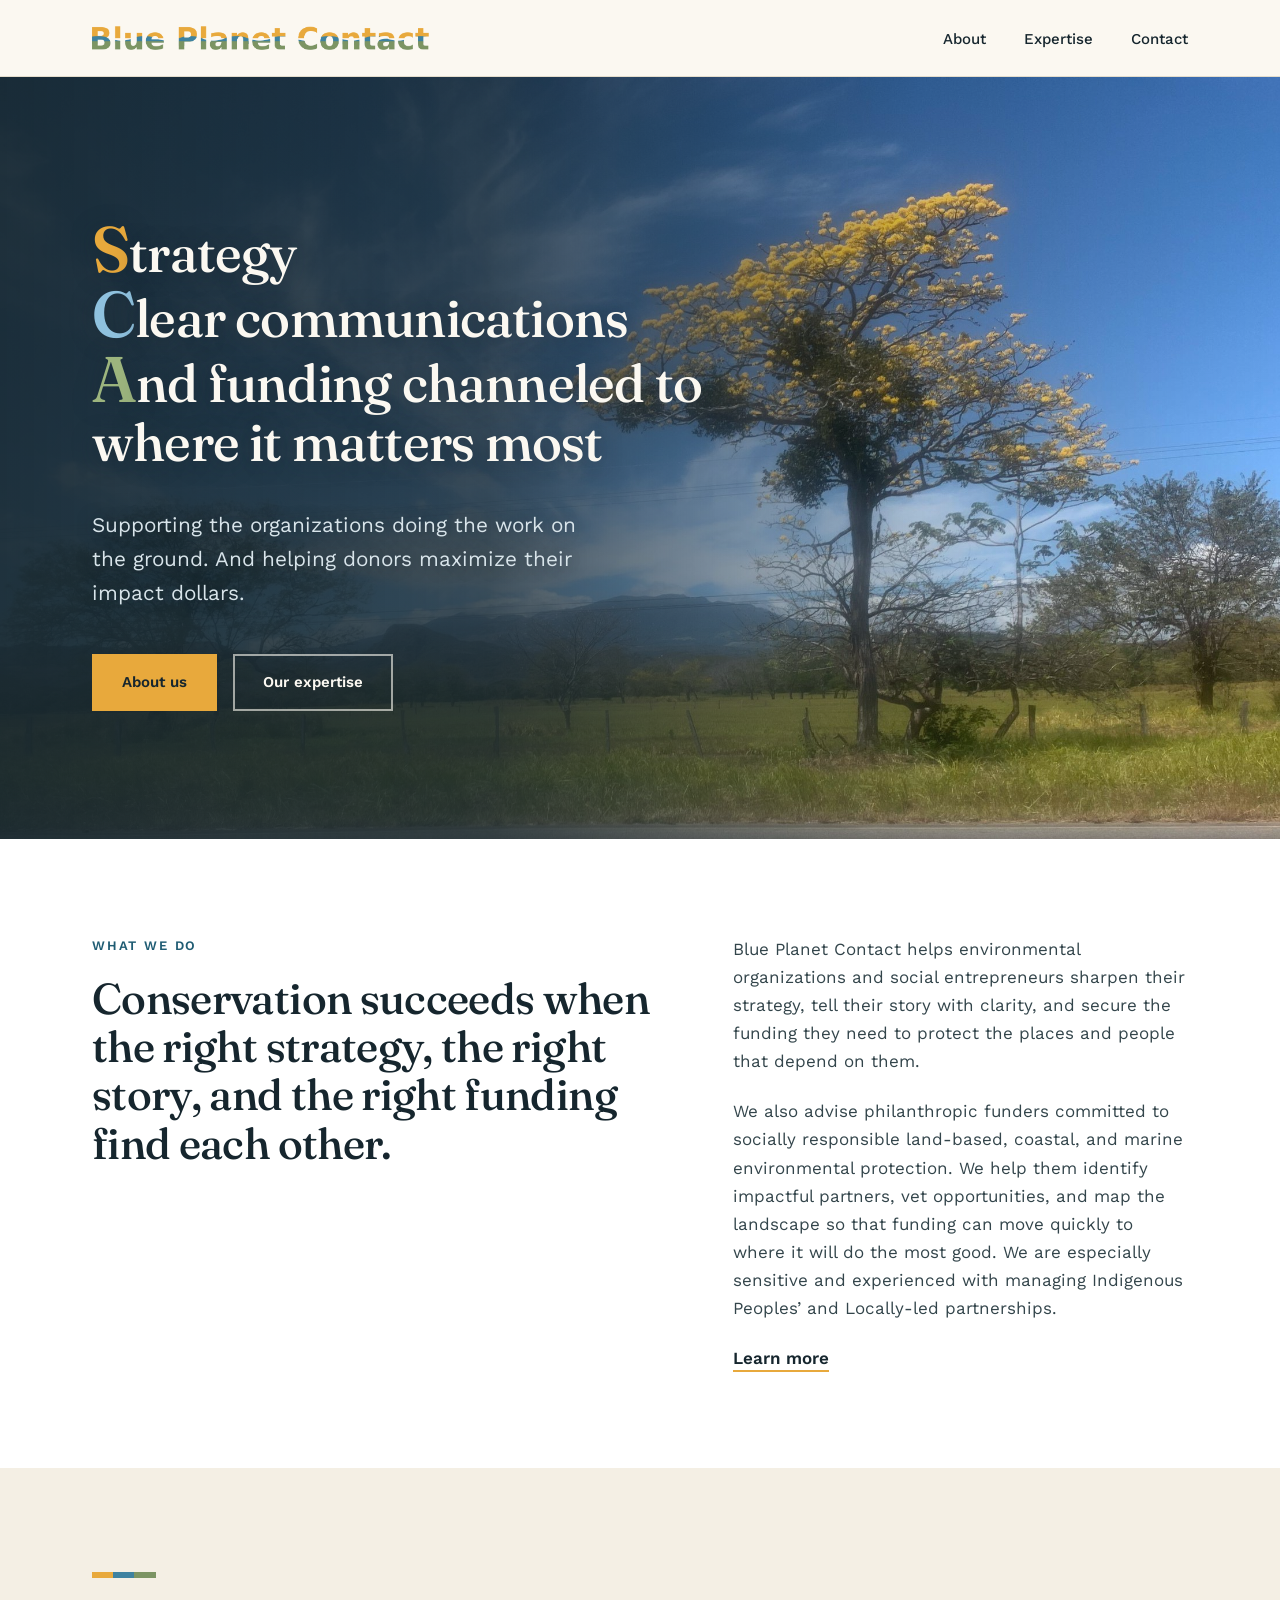
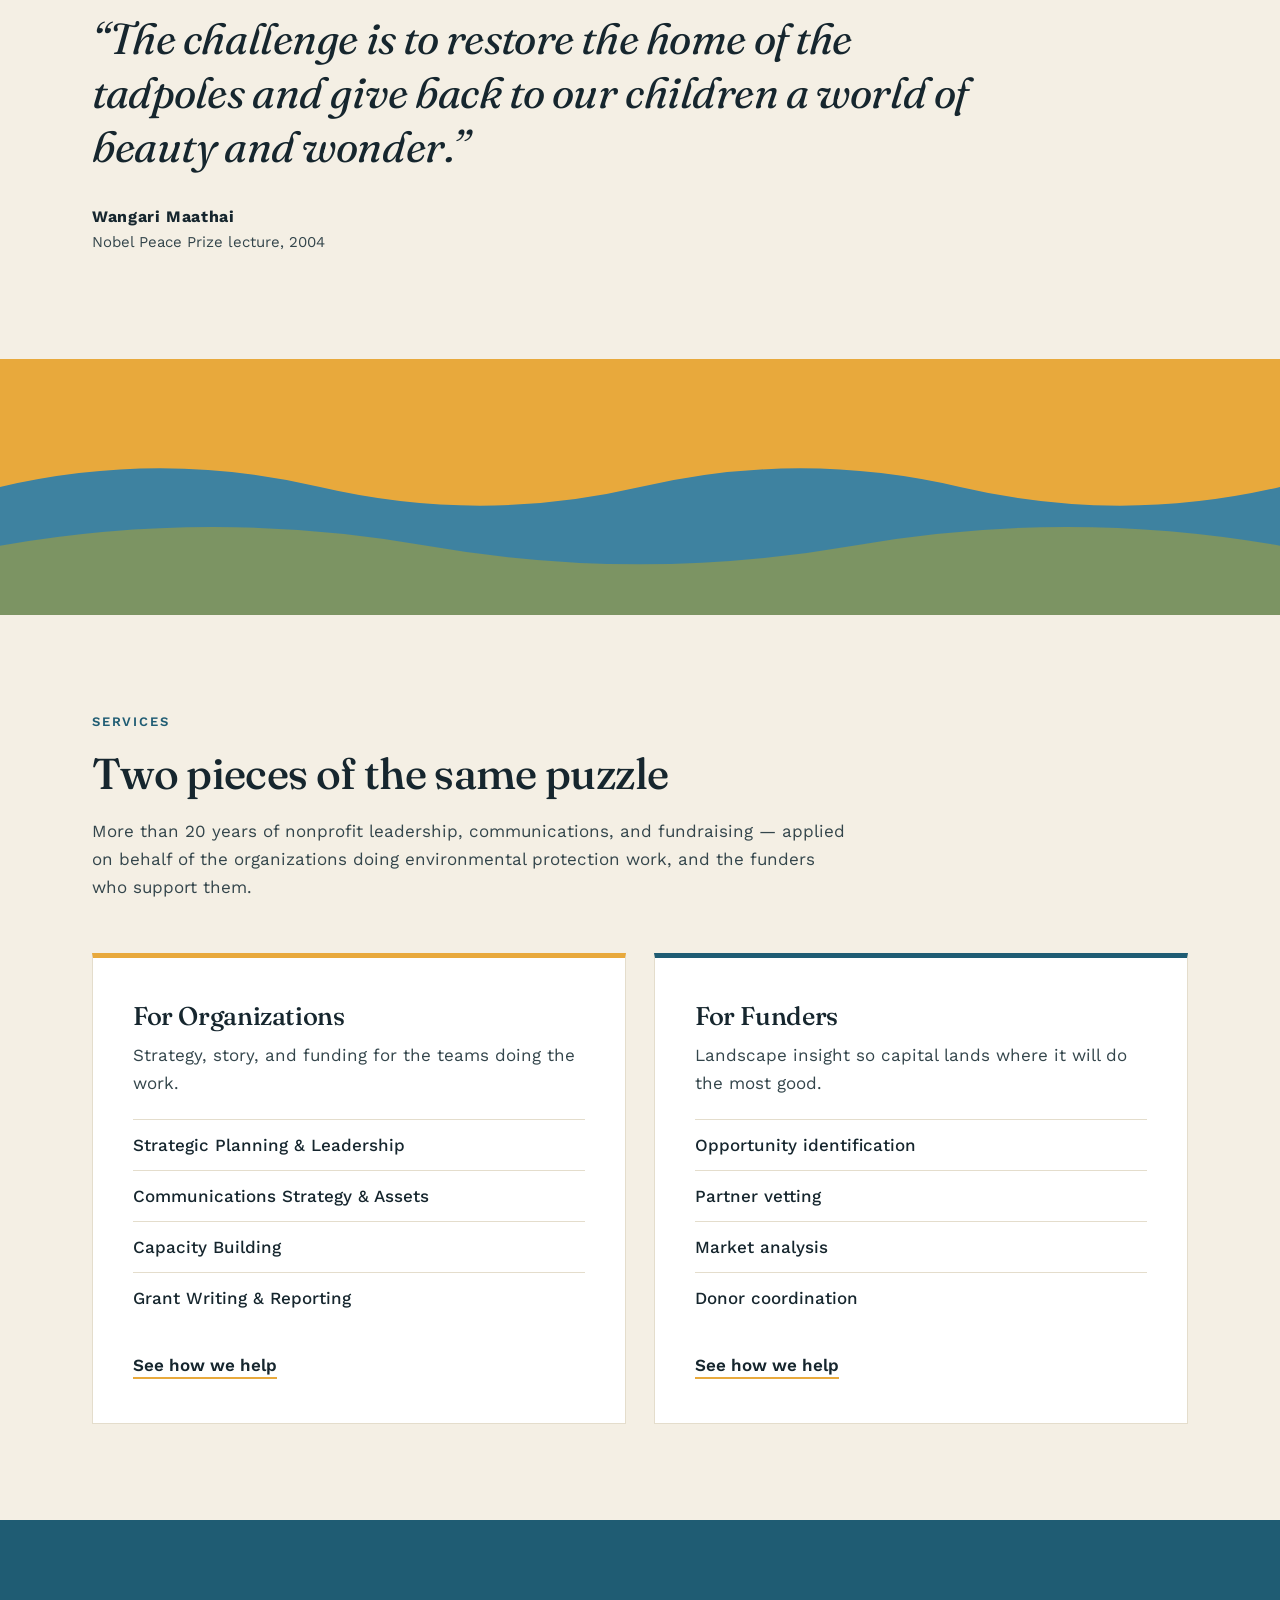
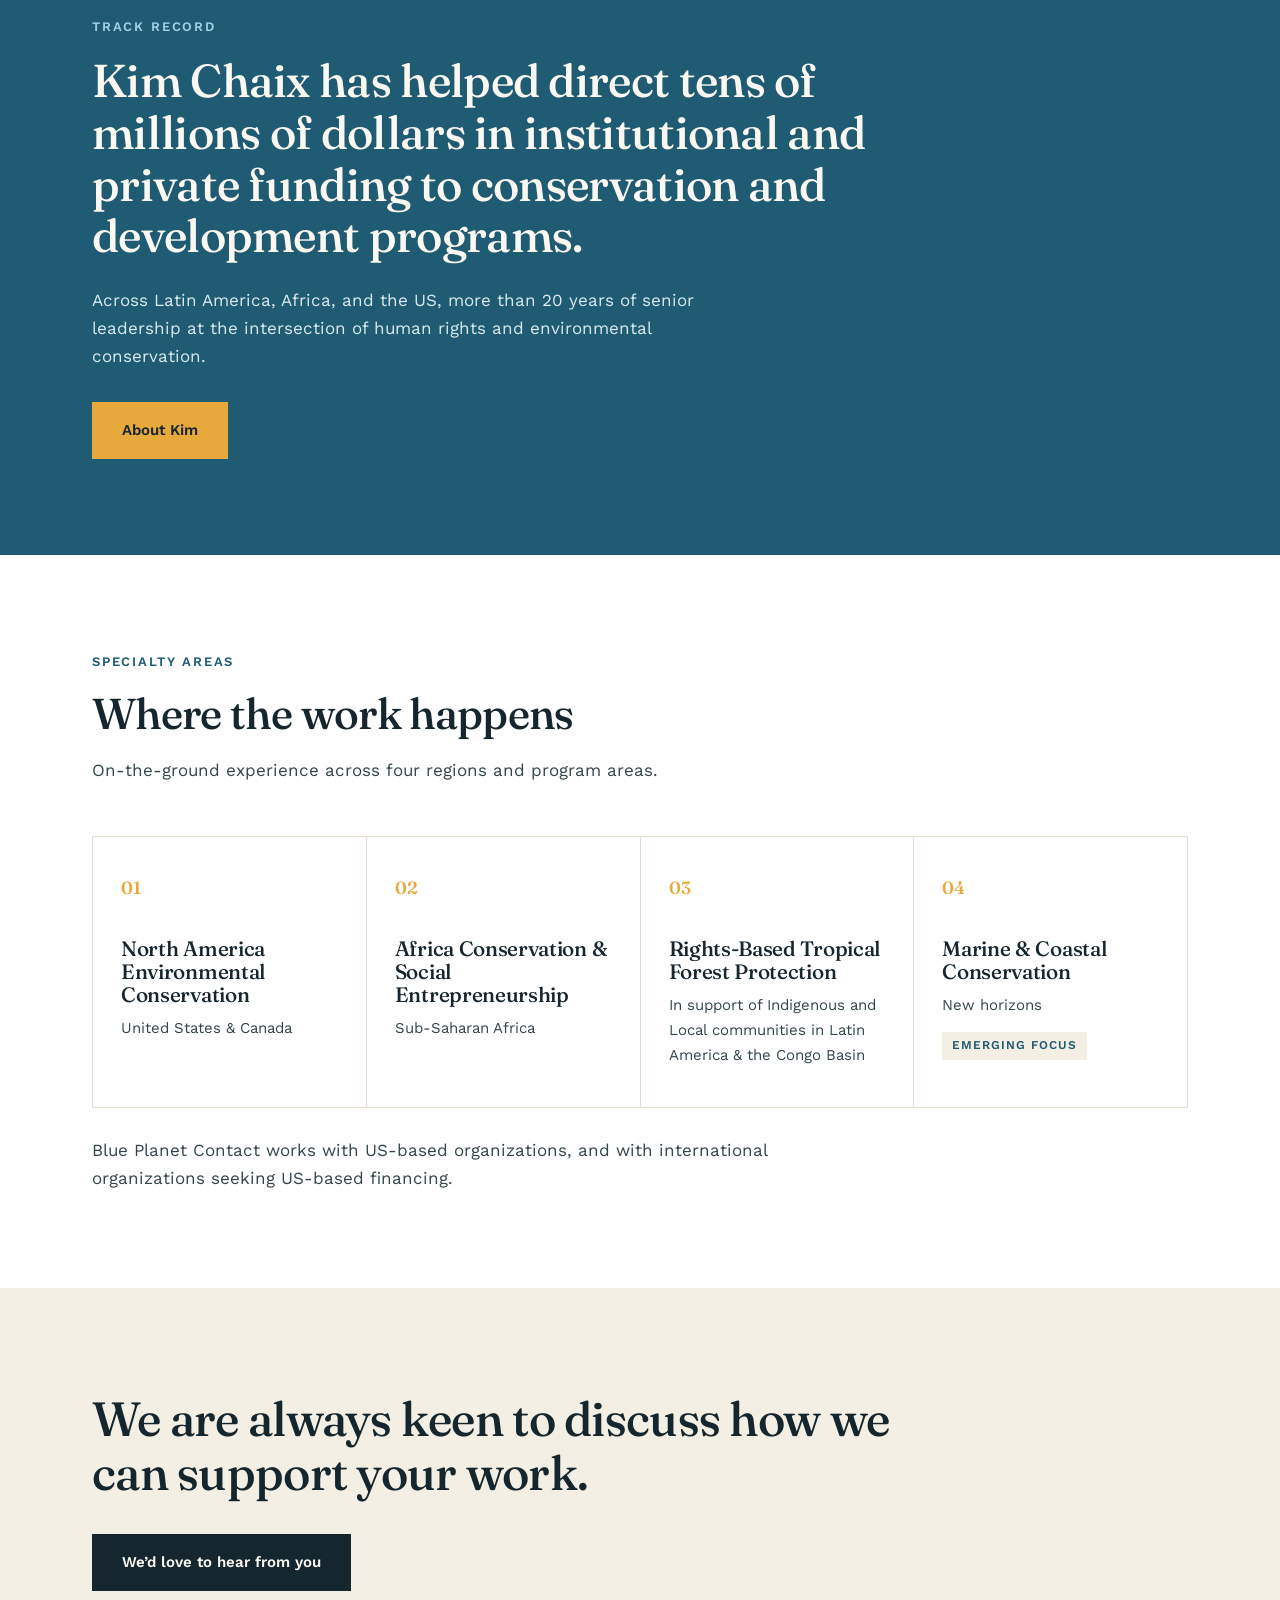
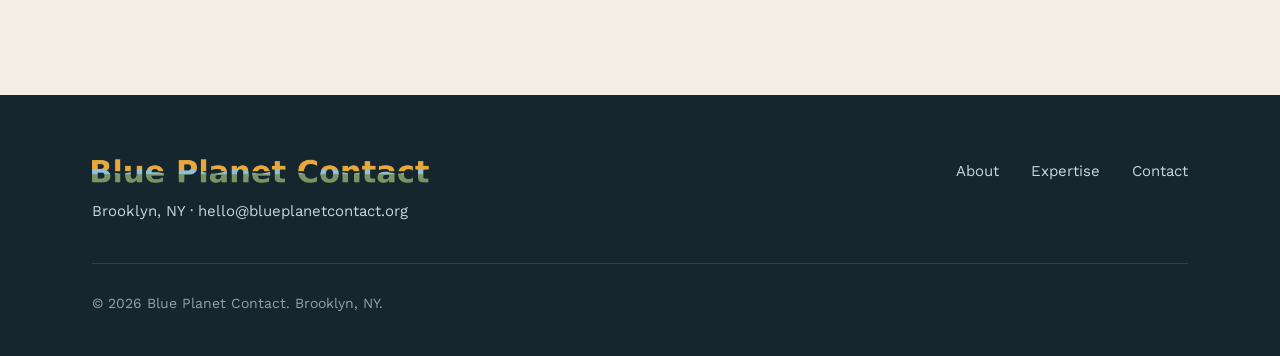
<file: index.html>
<!DOCTYPE html>
<html lang="en">
<head>
<meta charset="UTF-8">
<meta name="viewport" content="width=device-width, initial-scale=1.0">
<title>Blue Planet Contact — Conservation Strategy &amp; Philanthropic Advisory</title>
<meta name="description" content="Blue Planet Contact provides communications strategy, grant writing, and philanthropic advisory for conservation organizations and funders across North America, Africa, and Latin America.">
<link rel="icon" href="favicon.ico" sizes="any">
<link rel="icon" type="image/png" sizes="256x256" href="favicon-256.png">
<link rel="apple-touch-icon" href="apple-touch-icon.png">
<link rel="canonical" href="https://blueplanetcontact.org/">
<meta name="robots" content="index, follow">
<meta property="og:type" content="website">
<meta property="og:title" content="Blue Planet Contact — Conservation Strategy &amp; Philanthropic Advisory">
<meta property="og:description" content="Blue Planet Contact provides communications strategy, grant writing, and philanthropic advisory for conservation organizations and funders across North America, Africa, and Latin America.">
<meta property="og:image" content="https://blueplanetcontact.org/og-image.png">
<meta property="og:url" content="https://blueplanetcontact.org/">
<meta name="twitter:card" content="summary_large_image">
<meta name="twitter:title" content="Blue Planet Contact — Conservation Strategy &amp; Philanthropic Advisory">
<meta name="twitter:description" content="Blue Planet Contact provides communications strategy, grant writing, and philanthropic advisory for conservation organizations and funders across North America, Africa, and Latin America.">
<meta name="twitter:image" content="https://blueplanetcontact.org/og-image.png">
<script type="application/ld+json">
{
  "@context": "https://schema.org",
  "@graph": [
    {
      "@type": "ProfessionalService",
      "@id": "https://blueplanetcontact.org/#org",
      "name": "Blue Planet Contact",
      "url": "https://blueplanetcontact.org/",
      "logo": "https://blueplanetcontact.org/favicon-256.png",
      "image": "https://blueplanetcontact.org/og-image.png",
      "description": "Communications strategy, grant writing, capacity building, and philanthropic advisory for conservation organizations and the funders who support them.",
      "email": "hello@blueplanetcontact.org",
      "address": {
        "@type": "PostalAddress",
        "addressLocality": "Brooklyn",
        "addressRegion": "NY",
        "addressCountry": "US"
      },
      "areaServed": [
        "North America",
        "Africa",
        "Latin America"
      ],
      "knowsAbout": [
        "Conservation strategy",
        "Philanthropic advisory",
        "Grant writing",
        "Conservation communications",
        "Rights-based tropical forest protection",
        "Marine and coastal conservation"
      ],
      "founder": {
        "@id": "https://blueplanetcontact.org/#kim"
      }
    },
    {
      "@type": "Person",
      "@id": "https://blueplanetcontact.org/#kim",
      "name": "Kim Chaix",
      "jobTitle": "Founder & Director",
      "worksFor": {
        "@id": "https://blueplanetcontact.org/#org"
      },
      "url": "https://blueplanetcontact.org/about.html"
    }
  ]
}
</script>
<link rel="preconnect" href="https://fonts.googleapis.com">
<link rel="preconnect" href="https://fonts.gstatic.com" crossorigin>
<link href="https://fonts.googleapis.com/css2?family=Fraunces:opsz,wght@9..144,400;9..144,500;9..144,600&family=Work+Sans:wght@400;500;600&display=swap" rel="stylesheet">
<link rel="stylesheet" href="styles.css">
</head>
<body>
<header class="site-header">
  <div class="wrap">
    <a class="brand" href="index.html"><img src="wordmark-for-light-backgrounds.png" alt="Blue Planet Contact"></a>
    <button class="nav-toggle" id="navToggle" aria-label="Toggle menu">&#9776;</button>
    <ul class="nav" id="nav"><li><a href="about.html">About</a></li><li><a href="expertise.html">Expertise</a></li><li><a href="contact.html">Contact</a></li></ul>
  </div>
</header>

<section class="hero hero-photo">
  <div class="wrap">
    <h1><span class="h-line"><span class="h-init h-gold">S</span>trategy</span><span class="h-line"><span class="h-init h-sky">C</span>lear communications</span><span class="h-line"><span class="h-init h-sage">A</span>nd funding channeled to where it matters most</span></h1>
    <p class="tagline">Supporting the organizations doing the work on the ground. And helping donors maximize their impact dollars.</p>
    <div class="actions">
      <a class="btn btn-gold" href="about.html">About us</a>
      <a class="btn btn-ghost" href="expertise.html">Our expertise</a>
    </div>
  </div>
</section>

<section class="s-white">
  <div class="wrap statement">
    <div>
      <span class="label">What we do</span>
      <h2>Conservation succeeds when the right strategy, the right story, and the right funding find each other.</h2>
    </div>
    <div>
      <p>Blue Planet Contact helps environmental organizations and social entrepreneurs sharpen their strategy, tell their story with clarity, and secure the funding they need to protect the places and people that depend on them.</p>
      <p>We also advise philanthropic funders committed to socially responsible land-based, coastal, and marine environmental protection. We help them identify impactful partners, vet opportunities, and map the landscape so that funding can move quickly to where it will do the most good. We are especially sensitive and experienced with managing Indigenous Peoples&rsquo; and Locally-led partnerships.</p>
      <a class="link-arrow" href="about.html">Learn more</a>
    </div>
  </div>
</section>

<section class="quote">
  <div class="wrap">
    <blockquote>
      <p>&ldquo;The challenge is to restore the home of the tadpoles and give back to our children a world of beauty and wonder.&rdquo;</p>
      <footer><strong>Wangari Maathai</strong><span>Nobel Peace Prize lecture, 2004</span></footer>
    </blockquote>
  </div>
</section>

<svg class="horizon" viewBox="0 0 1200 240" preserveAspectRatio="none" role="img" aria-label="Horizon of gold sky, blue water and green land" xmlns="http://www.w3.org/2000/svg">
  <rect width="1200" height="240" fill="#E8A93C"/>
  <path d="M0 120 Q 150 85, 300 120 T 600 120 T 900 120 T 1200 120 L1200 240 L0 240 Z" fill="#3E82A0"/>
  <path d="M0 175 Q 200 140, 400 175 T 800 175 T 1200 175 L1200 240 L0 240 Z" fill="#7C9463"/>
</svg>

<section class="s-sand">
  <div class="wrap">
    <div class="section-head">
      <span class="label">Services</span>
      <h2>Two pieces of the same puzzle</h2>
      <p>More than 20 years of nonprofit leadership, communications, and fundraising &mdash; applied on behalf of the organizations doing environmental protection work, and the funders who support them.</p>
    </div>
    <div class="cards">
      <div class="card">
        <h3>For Organizations</h3>
        <p class="lead">Strategy, story, and funding for the teams doing the work.</p>
        <ul>
          <li>Strategic Planning &amp; Leadership</li>
          <li>Communications Strategy &amp; Assets</li>
          <li>Capacity Building</li>
          <li>Grant Writing &amp; Reporting</li>
        </ul>
        <a class="link-arrow" href="expertise.html#organizations">See how we help</a>
      </div>
      <div class="card alt">
        <h3>For Funders</h3>
        <p class="lead">Landscape insight so capital lands where it will do the most good.</p>
        <ul>
          <li>Opportunity identification</li>
          <li>Partner vetting</li>
          <li>Market analysis</li>
          <li>Donor coordination</li>
        </ul>
        <a class="link-arrow" href="expertise.html#funders">See how we help</a>
      </div>
    </div>
  </div>
</section>

<section class="band">
  <div class="wrap">
    <span class="label" style="color:#9FD0E8">Track record</span>
    <h2>Kim Chaix has helped direct tens of millions of dollars in institutional and private funding to conservation and development programs.</h2>
    <p>Across Latin America, Africa, and the US, more than 20 years of senior leadership at the intersection of human rights and environmental conservation.</p>
    <a class="btn btn-gold" href="about.html">About Kim</a>
  </div>
</section>

<section class="s-white">
  <div class="wrap">
    <div class="section-head">
      <span class="label">Specialty areas</span>
      <h2>Where the work happens</h2>
      <p>On-the-ground experience across four regions and program areas.</p>
    </div>
    <div class="regions">
      <div class="region"><span class="num">01</span><h3>North America Environmental Conservation</h3><p>United States &amp; Canada</p></div>
      <div class="region"><span class="num">02</span><h3>Africa Conservation &amp; Social Entrepreneurship</h3><p>Sub-Saharan Africa</p></div>
      <div class="region"><span class="num">03</span><h3>Rights-Based Tropical Forest Protection</h3><p>In support of Indigenous and Local communities in Latin America &amp; the Congo Basin</p></div>
      <div class="region"><span class="num">04</span><h3>Marine &amp; Coastal Conservation</h3><p>New horizons</p><span class="tag">Emerging focus</span></div>
    </div>
    <p style="margin-top:28px;color:var(--body);max-width:760px">Blue Planet Contact works with US-based organizations, and with international organizations seeking US-based financing.</p>
  </div>
</section>

<section class="cta">
  <div class="wrap">
    <h2>We are always keen to discuss how we can support your work.</h2>
    <a class="btn btn-dark" href="contact.html">We&rsquo;d love to hear from you</a>
  </div>
</section>

<footer class="site-footer">
  <div class="wrap">
    <div class="top">
      <div>
        <img src="wordmark-for-dark-backgrounds.png" alt="Blue Planet Contact">
        <div>Brooklyn, NY &middot; <a href="mailto:hello@blueplanetcontact.org">hello@blueplanetcontact.org</a></div>
      </div>
      <ul>
        <li><a href="about.html">About</a></li>
        <li><a href="expertise.html">Expertise</a></li>
        <li><a href="contact.html">Contact</a></li>
      </ul>
    </div>
    <div class="bottom">&copy; 2026 Blue Planet Contact. Brooklyn, NY.</div>
  </div>
</footer>
<script>
  var t=document.getElementById('navToggle'),n=document.getElementById('nav');
  t.addEventListener('click',function(){n.classList.toggle('open');});
  n.querySelectorAll('a').forEach(function(a){a.addEventListener('click',function(){n.classList.remove('open');});});
</script>
</body>
</html>
</file>
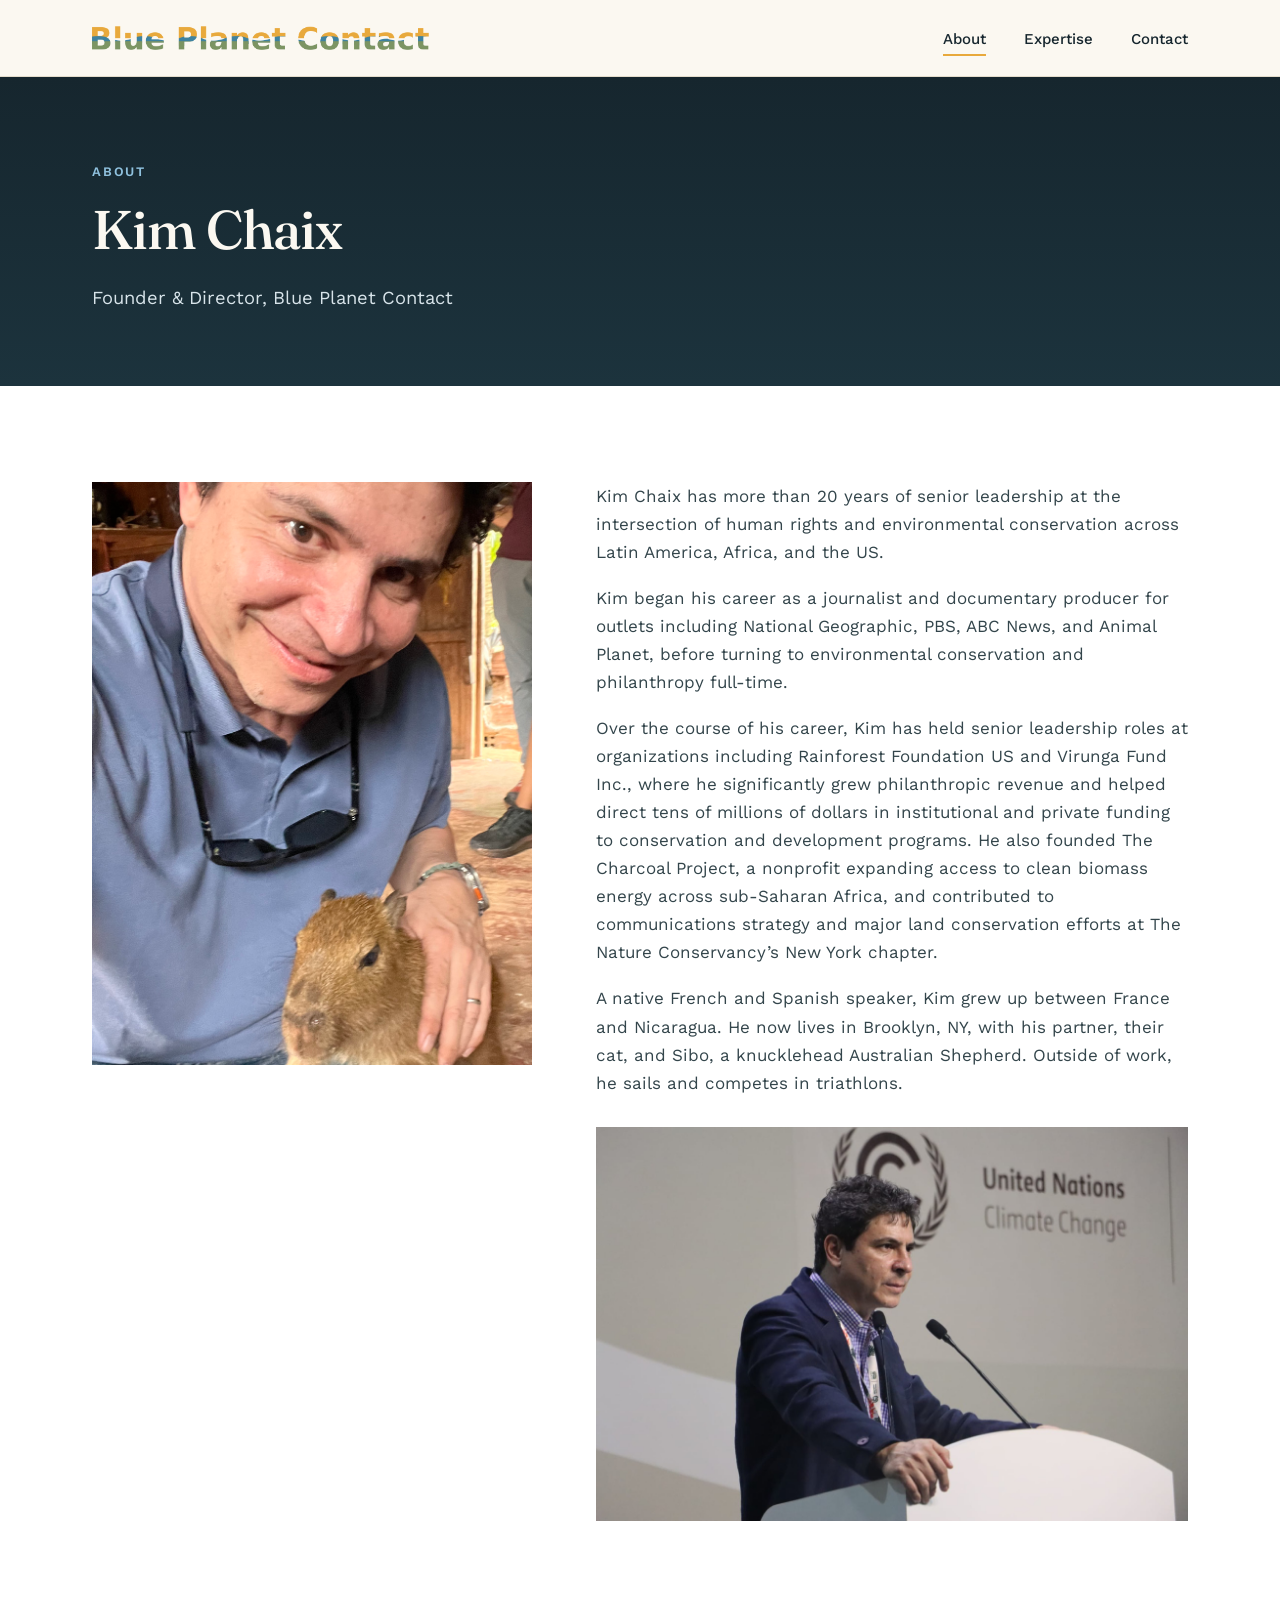
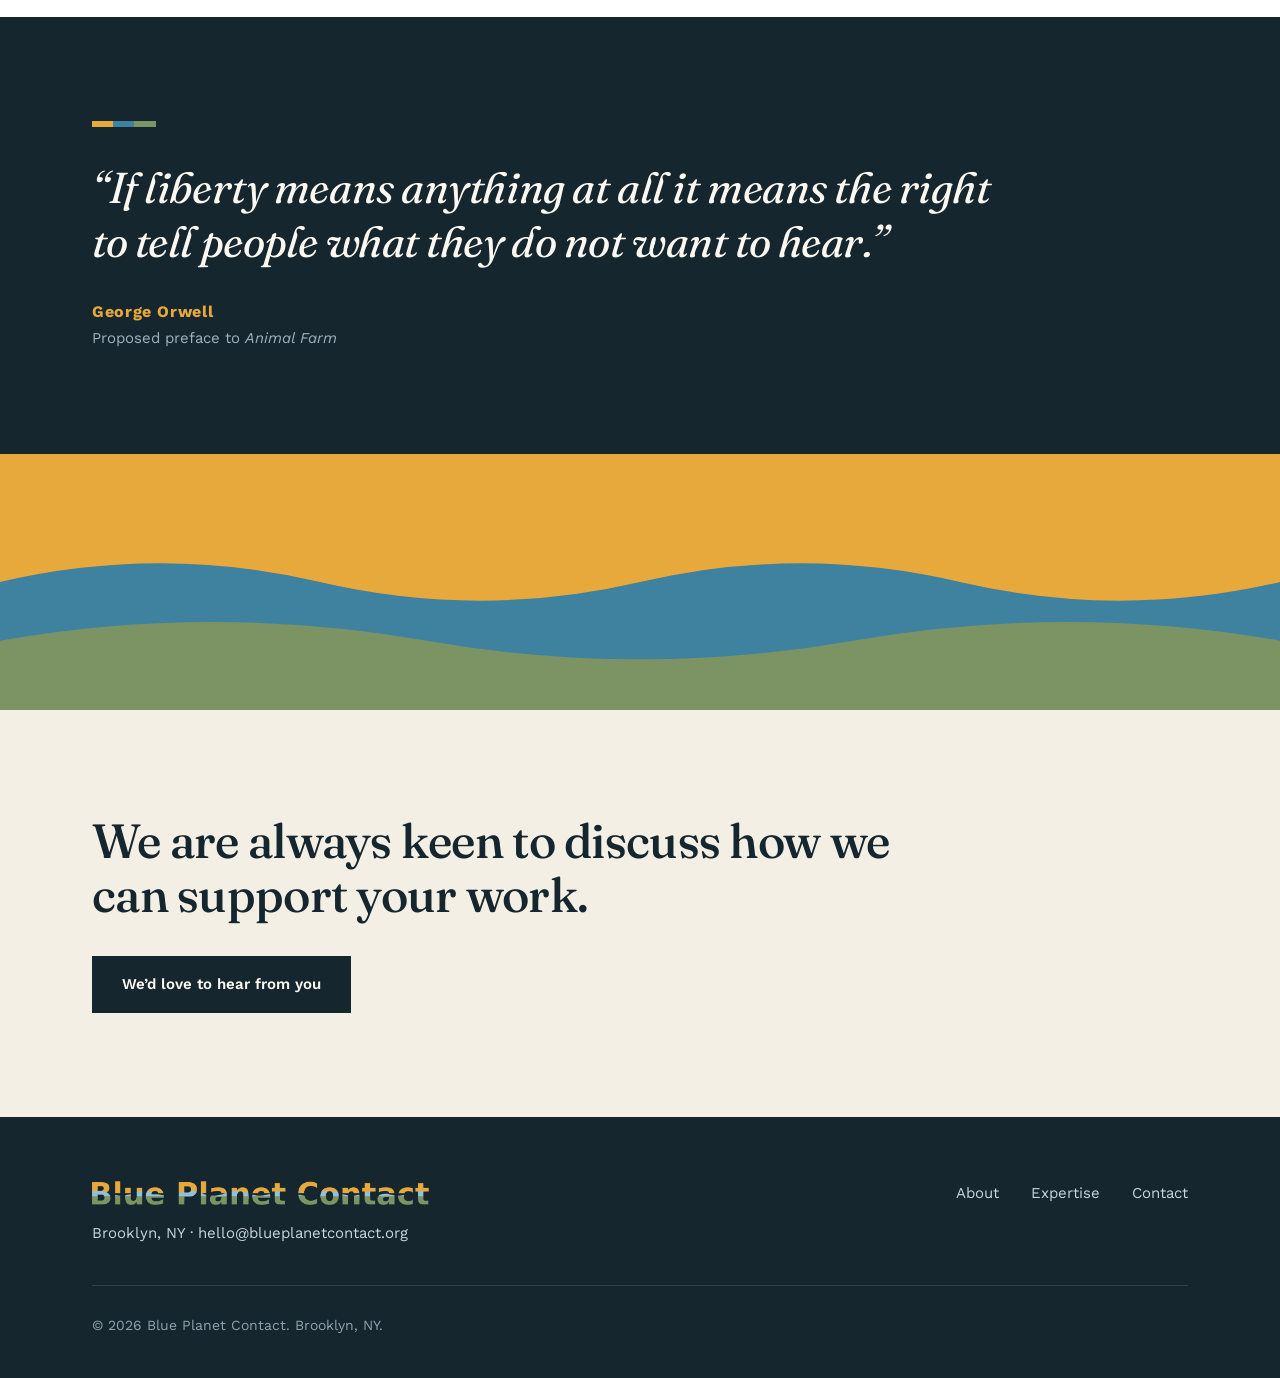
<file: about.html>
<!DOCTYPE html>
<html lang="en">
<head>
<meta charset="UTF-8">
<meta name="viewport" content="width=device-width, initial-scale=1.0">
<title>About — Blue Planet Contact</title>
<meta name="description" content="Kim Chaix has more than 20 years of senior leadership at the intersection of human rights and environmental conservation across Latin America, Africa, and the US.">
<link rel="icon" href="favicon.ico" sizes="any">
<link rel="icon" type="image/png" sizes="256x256" href="favicon-256.png">
<link rel="apple-touch-icon" href="apple-touch-icon.png">
<link rel="canonical" href="https://blueplanetcontact.org/about.html">
<meta name="robots" content="index, follow">
<meta property="og:type" content="website">
<meta property="og:title" content="About — Blue Planet Contact">
<meta property="og:description" content="Kim Chaix has more than 20 years of senior leadership at the intersection of human rights and environmental conservation across Latin America, Africa, and the US.">
<meta property="og:image" content="https://blueplanetcontact.org/og-image.png">
<meta property="og:url" content="https://blueplanetcontact.org/about.html">
<meta name="twitter:card" content="summary_large_image">
<meta name="twitter:title" content="About — Blue Planet Contact">
<meta name="twitter:description" content="Kim Chaix has more than 20 years of senior leadership at the intersection of human rights and environmental conservation across Latin America, Africa, and the US.">
<meta name="twitter:image" content="https://blueplanetcontact.org/og-image.png">
<link rel="preconnect" href="https://fonts.googleapis.com">
<link rel="preconnect" href="https://fonts.gstatic.com" crossorigin>
<link href="https://fonts.googleapis.com/css2?family=Fraunces:opsz,wght@9..144,400;9..144,500;9..144,600&family=Work+Sans:wght@400;500;600&display=swap" rel="stylesheet">
<link rel="stylesheet" href="styles.css">
</head>
<body>
<header class="site-header">
  <div class="wrap">
    <a class="brand" href="index.html"><img src="wordmark-for-light-backgrounds.png" alt="Blue Planet Contact"></a>
    <button class="nav-toggle" id="navToggle" aria-label="Toggle menu">&#9776;</button>
    <ul class="nav" id="nav"><li><a href="about.html" aria-current="page">About</a></li><li><a href="expertise.html">Expertise</a></li><li><a href="contact.html">Contact</a></li></ul>
  </div>
</header>

<section class="page-hero">
  <div class="wrap">
    <span class="label" style="color:#8FC1DE">About</span>
    <h1>Kim Chaix</h1>
    <p>Founder &amp; Director, Blue Planet Contact</p>
  </div>
</section>

<section class="s-white">
  <div class="wrap about-grid">
    <img src="kim-photo-2.jpg" alt="Kim Chaix with a capybara in Latin America">
    <div class="about-copy">
      <p>Kim Chaix has more than 20 years of senior leadership at the intersection of human rights and environmental conservation across Latin America, Africa, and the US.</p>
      <p>Kim began his career as a journalist and documentary producer for outlets including National Geographic, PBS, ABC News, and Animal Planet, before turning to environmental conservation and philanthropy full-time.</p>
      <p>Over the course of his career, Kim has held senior leadership roles at organizations including Rainforest Foundation US and Virunga Fund Inc., where he significantly grew philanthropic revenue and helped direct tens of millions of dollars in institutional and private funding to conservation and development programs. He also founded The Charcoal Project, a nonprofit expanding access to clean biomass energy across sub-Saharan Africa, and contributed to communications strategy and major land conservation efforts at The Nature Conservancy&rsquo;s New York chapter.</p>
      <p>A native French and Spanish speaker, Kim grew up between France and Nicaragua. He now lives in Brooklyn, NY, with his partner, their cat, and Sibo, a knucklehead Australian Shepherd. Outside of work, he sails and competes in triathlons.</p>
      <img class="photo-wide" src="kim-photo.jpg" alt="Kim Chaix speaking at the United Nations Climate Change conference">
    </div>
  </div>
</section>

<section class="quote dark">
  <div class="wrap">
    <blockquote>
      <p>&ldquo;If liberty means anything at all it means the right to tell people what they do not want to hear.&rdquo;</p>
      <footer><strong>George Orwell</strong><span>Proposed preface to <em>Animal Farm</em></span></footer>
    </blockquote>
  </div>
</section>
<svg class="horizon" viewBox="0 0 1200 240" preserveAspectRatio="none" role="img" aria-label="Horizon of gold sky, blue water and green land" xmlns="http://www.w3.org/2000/svg">
  <rect width="1200" height="240" fill="#E8A93C"/>
  <path d="M0 120 Q 150 85, 300 120 T 600 120 T 900 120 T 1200 120 L1200 240 L0 240 Z" fill="#3E82A0"/>
  <path d="M0 175 Q 200 140, 400 175 T 800 175 T 1200 175 L1200 240 L0 240 Z" fill="#7C9463"/>
</svg>
<section class="cta">
  <div class="wrap">
    <h2>We are always keen to discuss how we can support your work.</h2>
    <a class="btn btn-dark" href="contact.html">We&rsquo;d love to hear from you</a>
  </div>
</section>
<footer class="site-footer">
  <div class="wrap">
    <div class="top">
      <div>
        <img src="wordmark-for-dark-backgrounds.png" alt="Blue Planet Contact">
        <div>Brooklyn, NY &middot; <a href="mailto:hello@blueplanetcontact.org">hello@blueplanetcontact.org</a></div>
      </div>
      <ul>
        <li><a href="about.html">About</a></li>
        <li><a href="expertise.html">Expertise</a></li>
        <li><a href="contact.html">Contact</a></li>
      </ul>
    </div>
    <div class="bottom">&copy; 2026 Blue Planet Contact. Brooklyn, NY.</div>
  </div>
</footer>
<script>
  var t=document.getElementById('navToggle'),n=document.getElementById('nav');
  t.addEventListener('click',function(){n.classList.toggle('open');});
  n.querySelectorAll('a').forEach(function(a){a.addEventListener('click',function(){n.classList.remove('open');});});
</script>
</body>
</html>
</file>
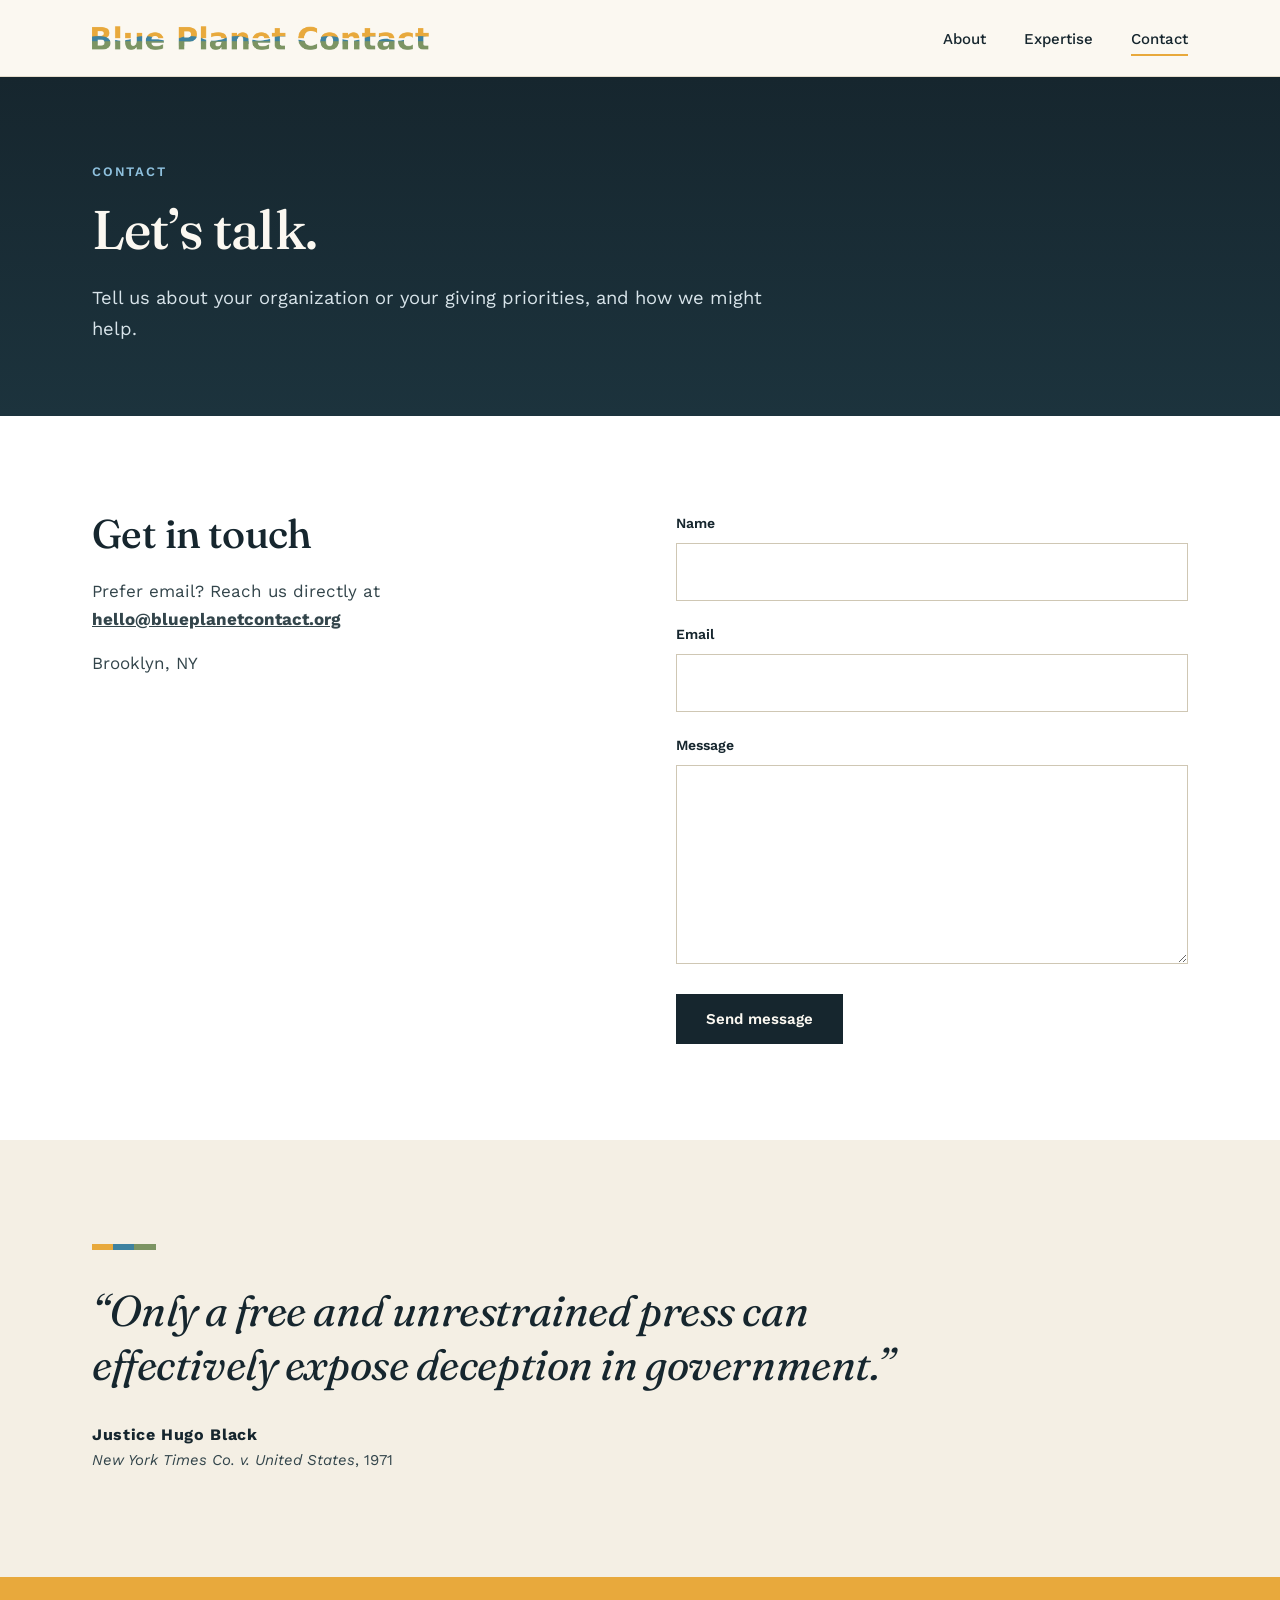
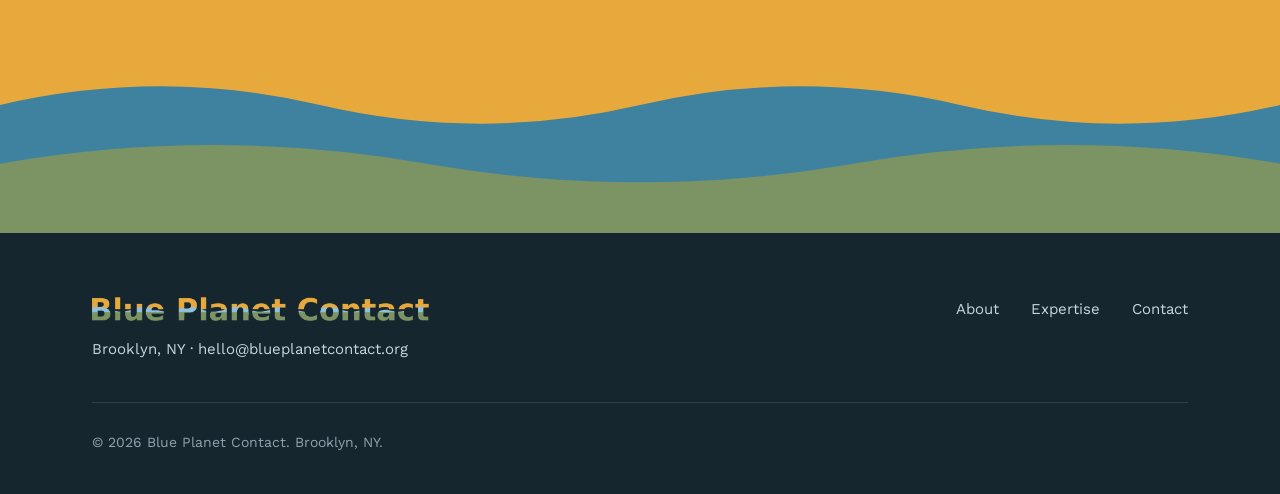
<file: contact.html>
<!DOCTYPE html>
<html lang="en">
<head>
<meta charset="UTF-8">
<meta name="viewport" content="width=device-width, initial-scale=1.0">
<title>Contact — Blue Planet Contact</title>
<meta name="description" content="Get in touch with Blue Planet Contact about communications strategy, grant writing, or philanthropic advisory for conservation.">
<link rel="icon" href="favicon.ico" sizes="any">
<link rel="icon" type="image/png" sizes="256x256" href="favicon-256.png">
<link rel="apple-touch-icon" href="apple-touch-icon.png">
<link rel="canonical" href="https://blueplanetcontact.org/contact.html">
<meta name="robots" content="index, follow">
<meta property="og:type" content="website">
<meta property="og:title" content="Contact — Blue Planet Contact">
<meta property="og:description" content="Get in touch with Blue Planet Contact about communications strategy, grant writing, or philanthropic advisory for conservation.">
<meta property="og:image" content="https://blueplanetcontact.org/og-image.png">
<meta property="og:url" content="https://blueplanetcontact.org/contact.html">
<meta name="twitter:card" content="summary_large_image">
<meta name="twitter:title" content="Contact — Blue Planet Contact">
<meta name="twitter:description" content="Get in touch with Blue Planet Contact about communications strategy, grant writing, or philanthropic advisory for conservation.">
<meta name="twitter:image" content="https://blueplanetcontact.org/og-image.png">
<link rel="preconnect" href="https://fonts.googleapis.com">
<link rel="preconnect" href="https://fonts.gstatic.com" crossorigin>
<link href="https://fonts.googleapis.com/css2?family=Fraunces:opsz,wght@9..144,400;9..144,500;9..144,600&family=Work+Sans:wght@400;500;600&display=swap" rel="stylesheet">
<link rel="stylesheet" href="styles.css">
</head>
<body>
<header class="site-header">
  <div class="wrap">
    <a class="brand" href="index.html"><img src="wordmark-for-light-backgrounds.png" alt="Blue Planet Contact"></a>
    <button class="nav-toggle" id="navToggle" aria-label="Toggle menu">&#9776;</button>
    <ul class="nav" id="nav"><li><a href="about.html">About</a></li><li><a href="expertise.html">Expertise</a></li><li><a href="contact.html" aria-current="page">Contact</a></li></ul>
  </div>
</header>

<section class="page-hero">
  <div class="wrap">
    <span class="label" style="color:#8FC1DE">Contact</span>
    <h1>Let&rsquo;s talk.</h1>
    <p>Tell us about your organization or your giving priorities, and how we might help.</p>
  </div>
</section>

<section class="s-white">
  <div class="wrap contact-grid">
    <div>
      <h2>Get in touch</h2>
      <p>Prefer email? Reach us directly at <a href="mailto:hello@blueplanetcontact.org"><strong>hello@blueplanetcontact.org</strong></a></p>
      <p>Brooklyn, NY</p>
    </div>
    <form class="contact-form" action="https://formspree.io/f/mrpbzerj" method="POST">
      <div class="form-row"><label for="name">Name</label><input type="text" id="name" name="name" required></div>
      <div class="form-row"><label for="email">Email</label><input type="email" id="email" name="email" required></div>
      <div class="form-row"><label for="message">Message</label><textarea id="message" name="message" rows="6" required></textarea></div>
      <button type="submit" class="btn btn-dark">Send message</button>
    </form>
  </div>
</section>

<section class="quote">
  <div class="wrap">
    <blockquote>
      <p>&ldquo;Only a free and unrestrained press can effectively expose deception in government.&rdquo;</p>
      <footer><strong>Justice Hugo Black</strong><span><em>New York Times Co. v. United States</em>, 1971</span></footer>
    </blockquote>
  </div>
</section>
<svg class="horizon" viewBox="0 0 1200 240" preserveAspectRatio="none" role="img" aria-label="Horizon of gold sky, blue water and green land" xmlns="http://www.w3.org/2000/svg">
  <rect width="1200" height="240" fill="#E8A93C"/>
  <path d="M0 120 Q 150 85, 300 120 T 600 120 T 900 120 T 1200 120 L1200 240 L0 240 Z" fill="#3E82A0"/>
  <path d="M0 175 Q 200 140, 400 175 T 800 175 T 1200 175 L1200 240 L0 240 Z" fill="#7C9463"/>
</svg>
<footer class="site-footer">
  <div class="wrap">
    <div class="top">
      <div>
        <img src="wordmark-for-dark-backgrounds.png" alt="Blue Planet Contact">
        <div>Brooklyn, NY &middot; <a href="mailto:hello@blueplanetcontact.org">hello@blueplanetcontact.org</a></div>
      </div>
      <ul>
        <li><a href="about.html">About</a></li>
        <li><a href="expertise.html">Expertise</a></li>
        <li><a href="contact.html">Contact</a></li>
      </ul>
    </div>
    <div class="bottom">&copy; 2026 Blue Planet Contact. Brooklyn, NY.</div>
  </div>
</footer>
<script>
  var t=document.getElementById('navToggle'),n=document.getElementById('nav');
  t.addEventListener('click',function(){n.classList.toggle('open');});
  n.querySelectorAll('a').forEach(function(a){a.addEventListener('click',function(){n.classList.remove('open');});});
</script>
</body>
</html>
</file>
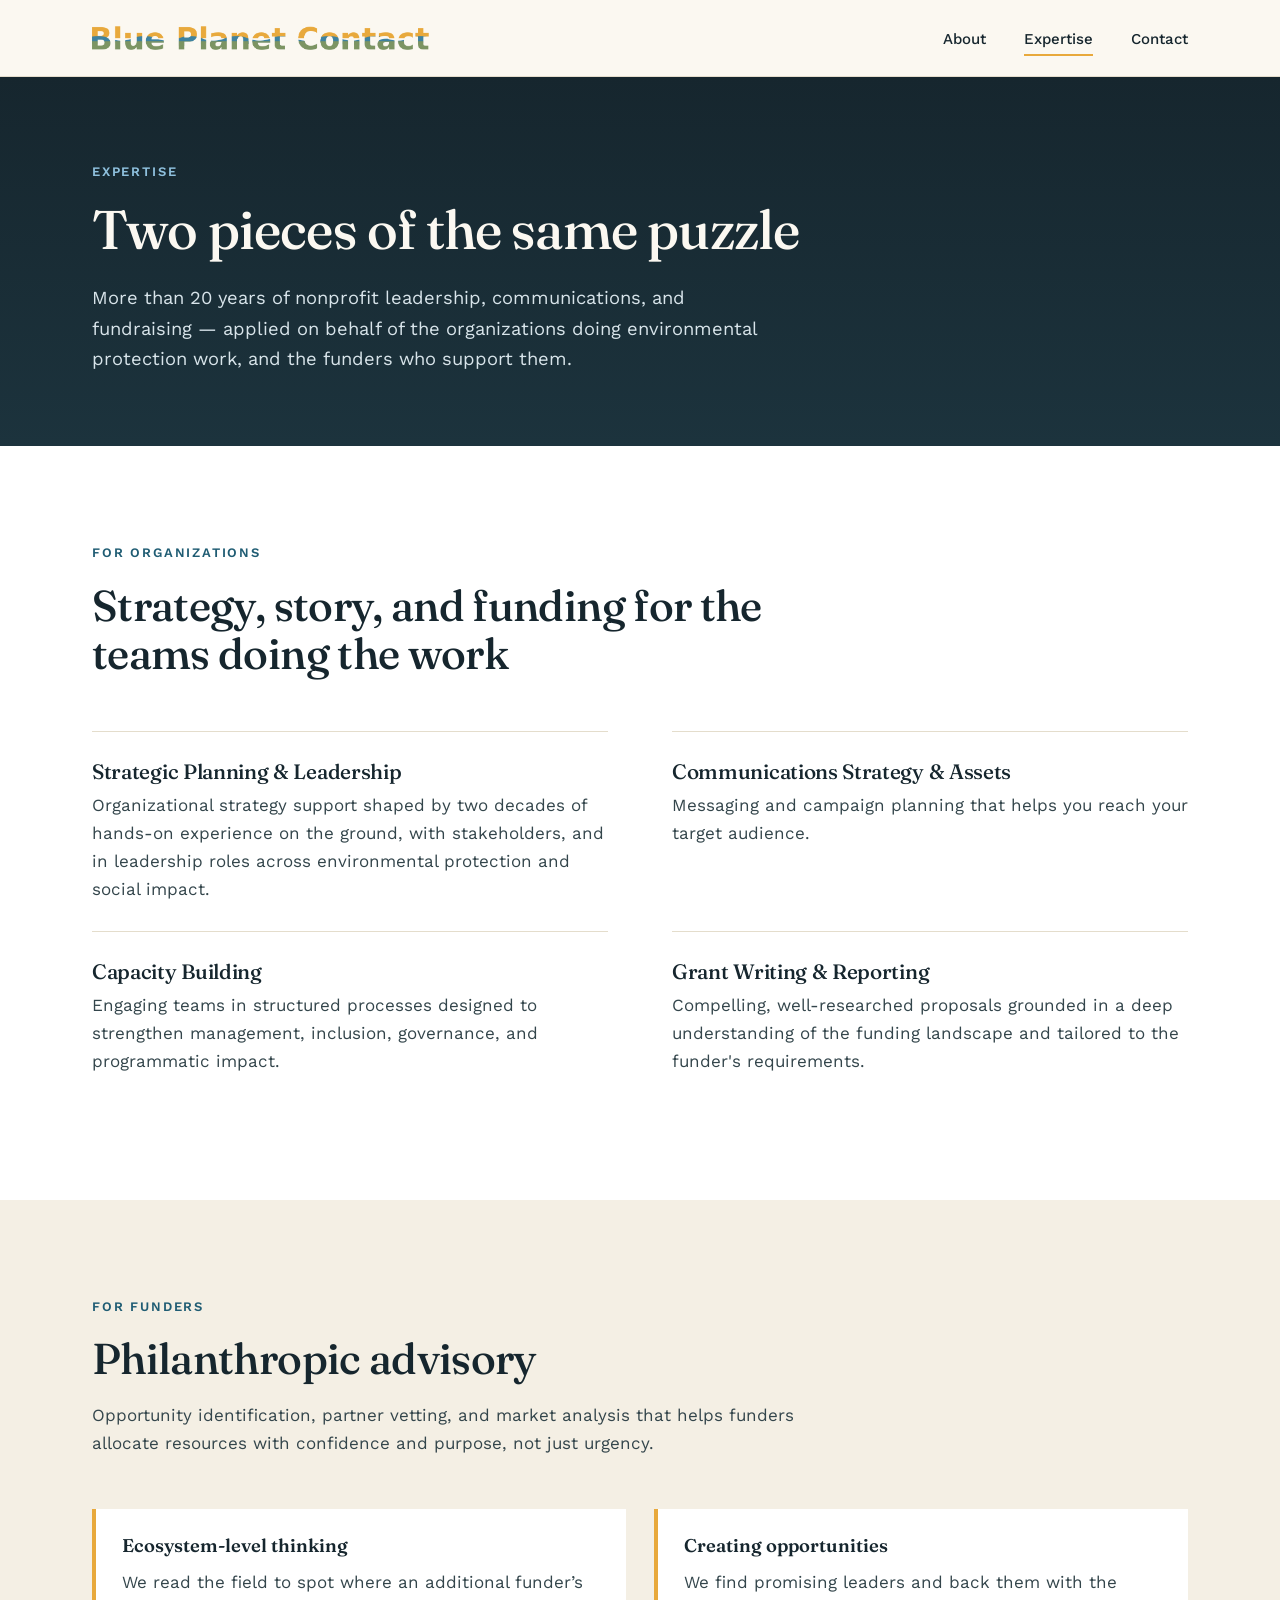
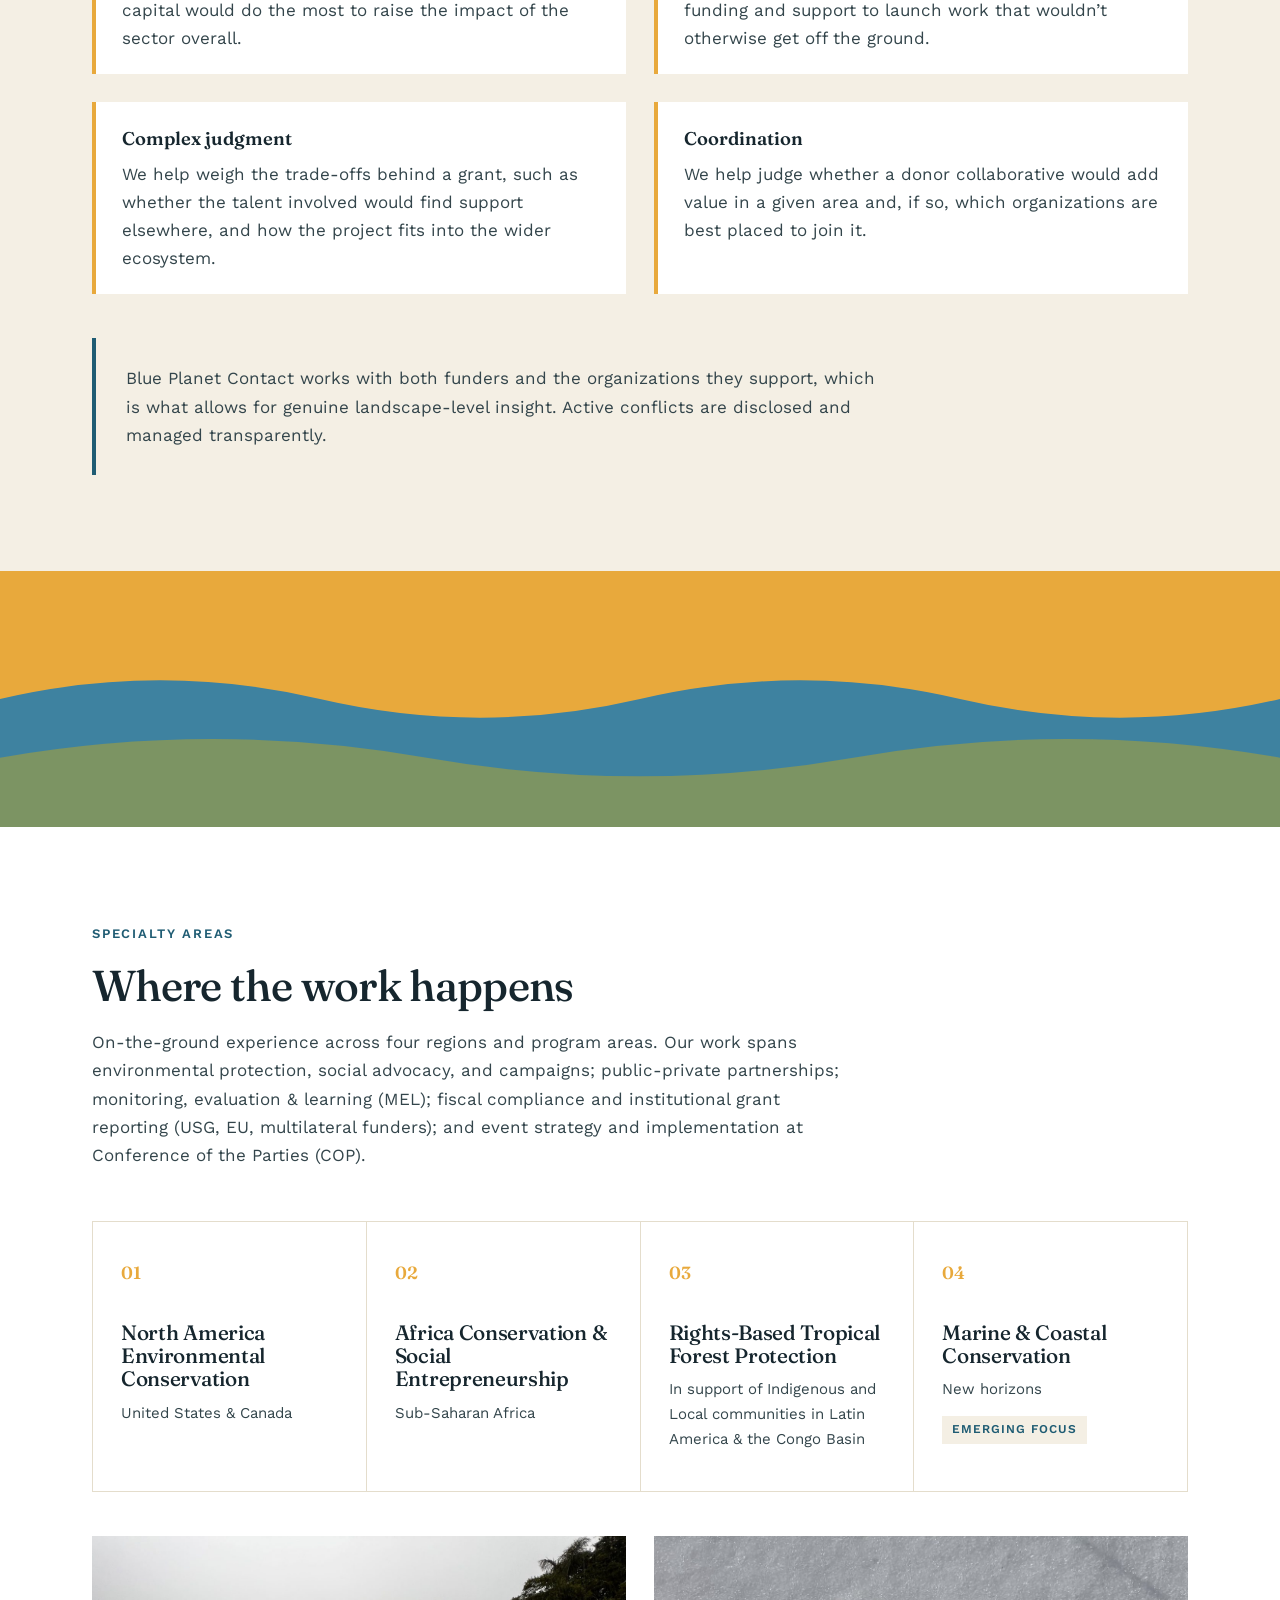
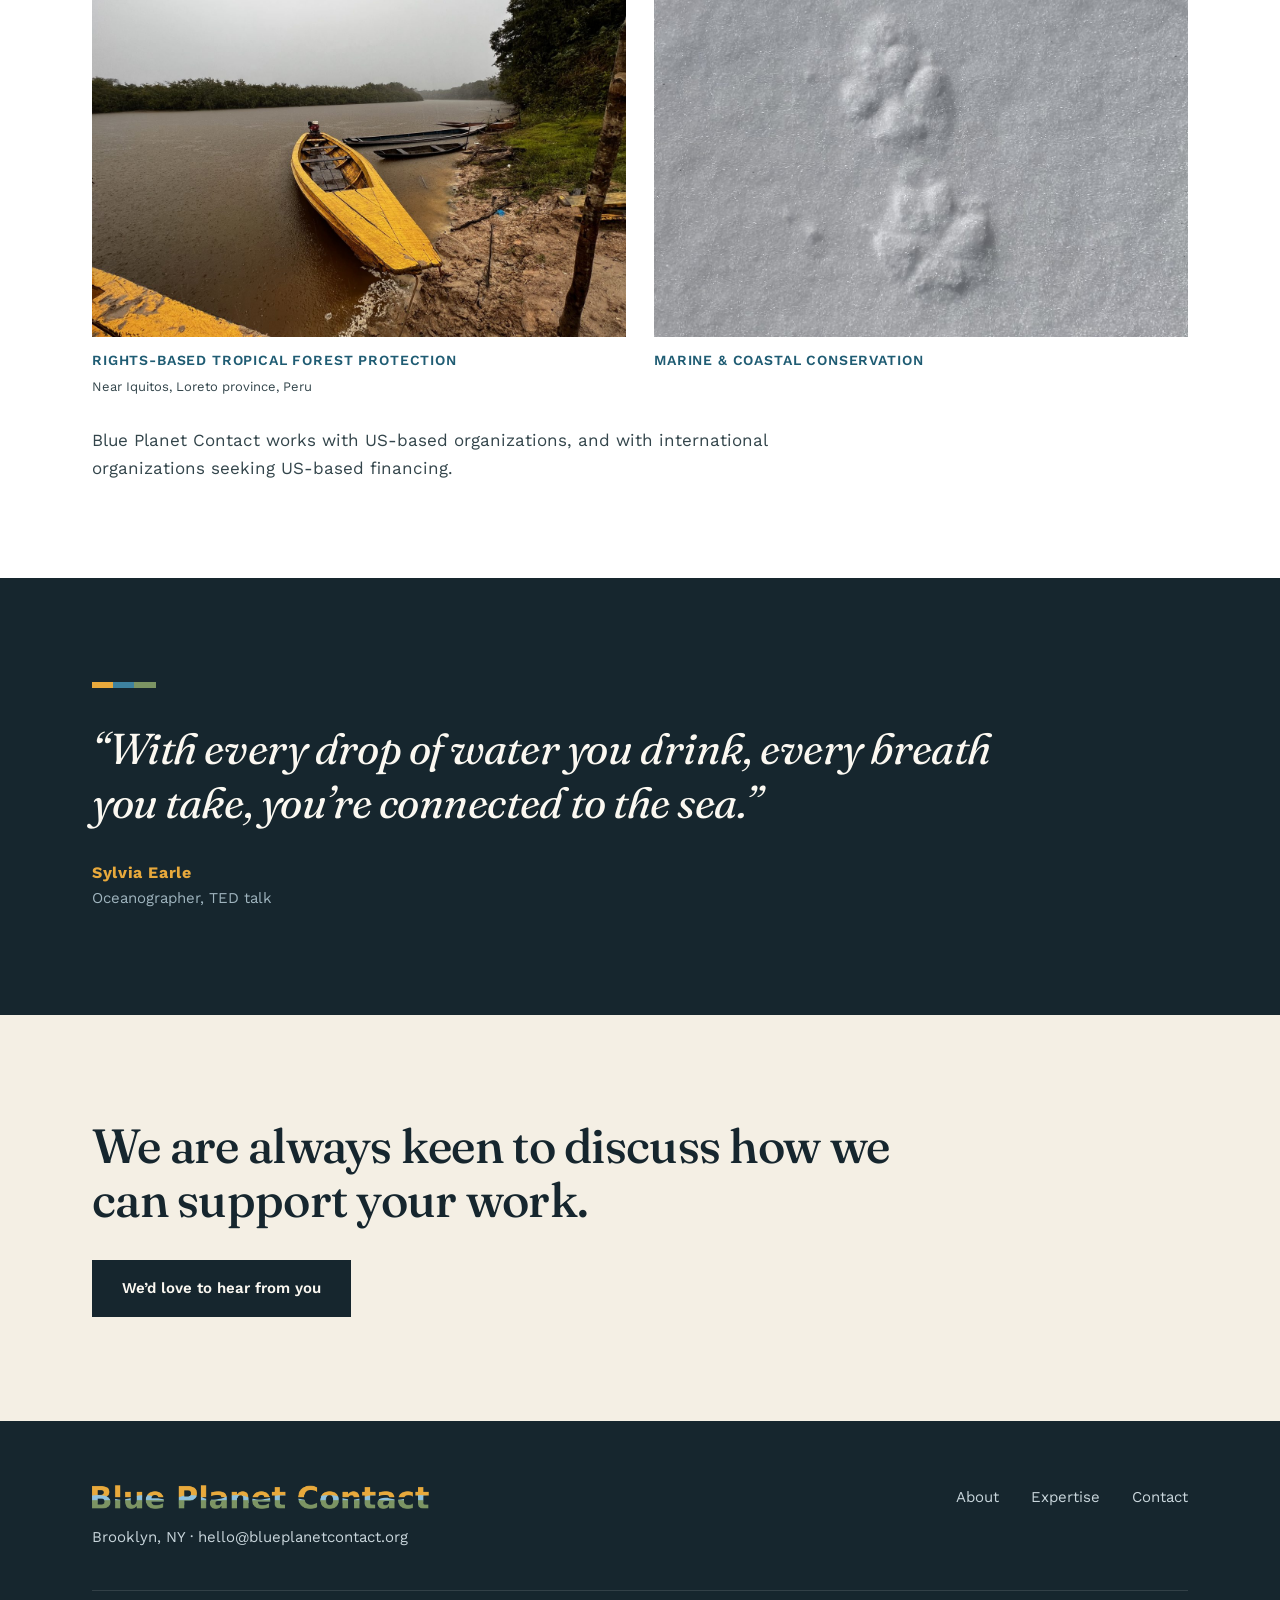
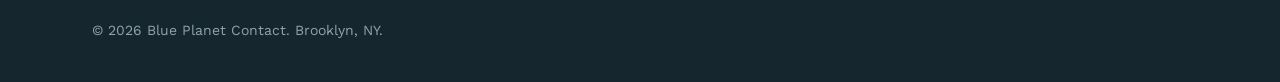
<file: expertise.html>
<!DOCTYPE html>
<html lang="en">
<head>
<meta charset="UTF-8">
<meta name="viewport" content="width=device-width, initial-scale=1.0">
<title>Expertise — Blue Planet Contact</title>
<meta name="description" content="Strategic planning, communications, capacity building, grant writing, and philanthropic advisory for conservation organizations and the funders who support them.">
<link rel="icon" href="favicon.ico" sizes="any">
<link rel="icon" type="image/png" sizes="256x256" href="favicon-256.png">
<link rel="apple-touch-icon" href="apple-touch-icon.png">
<link rel="canonical" href="https://blueplanetcontact.org/expertise.html">
<meta name="robots" content="index, follow">
<meta property="og:type" content="website">
<meta property="og:title" content="Expertise — Blue Planet Contact">
<meta property="og:description" content="Strategic planning, communications, capacity building, grant writing, and philanthropic advisory for conservation organizations and the funders who support them.">
<meta property="og:image" content="https://blueplanetcontact.org/og-image.png">
<meta property="og:url" content="https://blueplanetcontact.org/expertise.html">
<meta name="twitter:card" content="summary_large_image">
<meta name="twitter:title" content="Expertise — Blue Planet Contact">
<meta name="twitter:description" content="Strategic planning, communications, capacity building, grant writing, and philanthropic advisory for conservation organizations and the funders who support them.">
<meta name="twitter:image" content="https://blueplanetcontact.org/og-image.png">
<link rel="preconnect" href="https://fonts.googleapis.com">
<link rel="preconnect" href="https://fonts.gstatic.com" crossorigin>
<link href="https://fonts.googleapis.com/css2?family=Fraunces:opsz,wght@9..144,400;9..144,500;9..144,600&family=Work+Sans:wght@400;500;600&display=swap" rel="stylesheet">
<link rel="stylesheet" href="styles.css">
</head>
<body>
<header class="site-header">
  <div class="wrap">
    <a class="brand" href="index.html"><img src="wordmark-for-light-backgrounds.png" alt="Blue Planet Contact"></a>
    <button class="nav-toggle" id="navToggle" aria-label="Toggle menu">&#9776;</button>
    <ul class="nav" id="nav"><li><a href="about.html">About</a></li><li><a href="expertise.html" aria-current="page">Expertise</a></li><li><a href="contact.html">Contact</a></li></ul>
  </div>
</header>

<section class="page-hero">
  <div class="wrap">
    <span class="label" style="color:#8FC1DE">Expertise</span>
    <h1>Two pieces of the same puzzle</h1>
    <p>More than 20 years of nonprofit leadership, communications, and fundraising &mdash; applied on behalf of the organizations doing environmental protection work, and the funders who support them.</p>
  </div>
</section>

<section class="s-white" id="organizations">
  <div class="wrap">
    <div class="section-head"><span class="label">For organizations</span><h2>Strategy, story, and funding for the teams doing the work</h2></div>
    <div class="service-list"><div class="service"><h3>Strategic Planning &amp; Leadership</h3><p>Organizational strategy support shaped by two decades of hands-on experience on the ground, with stakeholders, and in leadership roles across environmental protection and social impact.</p></div><div class="service"><h3>Communications Strategy &amp; Assets</h3><p>Messaging and campaign planning that helps you reach your target audience.</p></div><div class="service"><h3>Capacity Building</h3><p>Engaging teams in structured processes designed to strengthen management, inclusion, governance, and programmatic impact.</p></div><div class="service"><h3>Grant Writing &amp; Reporting</h3><p>Compelling, well-researched proposals grounded in a deep understanding of the funding landscape and tailored to the funder's requirements.</p></div></div>
  </div>
</section>

<section class="s-sand" id="funders">
  <div class="wrap">
    <div class="section-head"><span class="label">For funders</span><h2>Philanthropic advisory</h2>
      <p>Opportunity identification, partner vetting, and market analysis that helps funders allocate resources with confidence and purpose, not just urgency.</p></div>
    <div class="funder-points">
      <div><strong>Ecosystem-level thinking</strong>We read the field to spot where an additional funder&rsquo;s capital would do the most to raise the impact of the sector overall.</div>
      <div><strong>Creating opportunities</strong>We find promising leaders and back them with the funding and support to launch work that wouldn&rsquo;t otherwise get off the ground.</div>
      <div><strong>Complex judgment</strong>We help weigh the trade-offs behind a grant, such as whether the talent involved would find support elsewhere, and how the project fits into the wider ecosystem.</div>
      <div><strong>Coordination</strong>We help judge whether a donor collaborative would add value in a given area and, if so, which organizations are best placed to join it.</div>
    </div>
    <div class="note">Blue Planet Contact works with both funders and the organizations they support, which is what allows for genuine landscape-level insight. Active conflicts are disclosed and managed transparently.</div>
  </div>
</section>

<svg class="horizon" viewBox="0 0 1200 240" preserveAspectRatio="none" role="img" aria-label="Horizon of gold sky, blue water and green land" xmlns="http://www.w3.org/2000/svg">
  <rect width="1200" height="240" fill="#E8A93C"/>
  <path d="M0 120 Q 150 85, 300 120 T 600 120 T 900 120 T 1200 120 L1200 240 L0 240 Z" fill="#3E82A0"/>
  <path d="M0 175 Q 200 140, 400 175 T 800 175 T 1200 175 L1200 240 L0 240 Z" fill="#7C9463"/>
</svg>

<section class="s-white" id="specialty">
  <div class="wrap">
    <div class="section-head">
      <span class="label">Specialty areas</span>
      <h2>Where the work happens</h2>
      <p>On-the-ground experience across four regions and program areas. Our work spans environmental protection, social advocacy, and campaigns; public-private partnerships; monitoring, evaluation &amp; learning (MEL); fiscal compliance and institutional grant reporting (USG, EU, multilateral funders); and event strategy and implementation at Conference of the Parties (COP).</p>
    </div>
    <div class="regions">
      <div class="region"><span class="num">01</span><h3>North America Environmental Conservation</h3><p>United States &amp; Canada</p></div>
      <div class="region"><span class="num">02</span><h3>Africa Conservation &amp; Social Entrepreneurship</h3><p>Sub-Saharan Africa</p></div>
      <div class="region"><span class="num">03</span><h3>Rights-Based Tropical Forest Protection</h3><p>In support of Indigenous and Local communities in Latin America &amp; the Congo Basin</p></div>
      <div class="region"><span class="num">04</span><h3>Marine &amp; Coastal Conservation</h3><p>New horizons</p><span class="tag">Emerging focus</span></div>
    </div>
    <div class="photo-pair">
      <figure><img src="expertise-canoe.jpg" alt="A yellow wooden canoe moored at the edge of a brown river in the rain, near Iquitos in Peru's Loreto province, with forest along the far bank" loading="lazy"><figcaption>Rights-Based Tropical Forest Protection<span>Near Iquitos, Loreto province, Peru</span></figcaption></figure>
      <figure><img src="expertise-tracks.jpg" alt="Animal tracks pressed into fresh snow" loading="lazy"><figcaption>Marine &amp; Coastal Conservation</figcaption></figure>
    </div>
    <p style="margin-top:28px;color:var(--body);max-width:760px">Blue Planet Contact works with US-based organizations, and with international organizations seeking US-based financing.</p>
  </div>
</section>

<section class="quote dark">
  <div class="wrap">
    <blockquote>
      <p>&ldquo;With every drop of water you drink, every breath you take, you&rsquo;re connected to the sea.&rdquo;</p>
      <footer><strong>Sylvia Earle</strong><span>Oceanographer, TED talk</span></footer>
    </blockquote>
  </div>
</section>

<section class="cta">
  <div class="wrap">
    <h2>We are always keen to discuss how we can support your work.</h2>
    <a class="btn btn-dark" href="contact.html">We&rsquo;d love to hear from you</a>
  </div>
</section>

<footer class="site-footer">
  <div class="wrap">
    <div class="top">
      <div>
        <img src="wordmark-for-dark-backgrounds.png" alt="Blue Planet Contact">
        <div>Brooklyn, NY &middot; <a href="mailto:hello@blueplanetcontact.org">hello@blueplanetcontact.org</a></div>
      </div>
      <ul>
        <li><a href="about.html">About</a></li>
        <li><a href="expertise.html">Expertise</a></li>
        <li><a href="contact.html">Contact</a></li>
      </ul>
    </div>
    <div class="bottom">&copy; 2026 Blue Planet Contact. Brooklyn, NY.</div>
  </div>
</footer>
<script>
  var t=document.getElementById('navToggle'),n=document.getElementById('nav');
  t.addEventListener('click',function(){n.classList.toggle('open');});
  n.querySelectorAll('a').forEach(function(a){a.addEventListener('click',function(){n.classList.remove('open');});});
</script>
</body>
</html>
</file>
<file: styles.css>
:root{
  --ink:#16262E; --navy:#16262E; --navy-2:#1C333D;
  --ocean:#1F5C73; --sky:#8FC1DE; --gold:#E8A93C; --sage:#7C9463; --sage-light:#9DB57E;
  --cream:#FBF8F1; --sand:#F4EFE4; --line:#E4DDCC; --body:#33454B;
  --max:1160px;
}
*{box-sizing:border-box;margin:0;padding:0;}
html{scroll-behavior:smooth;}
body{font-family:'Work Sans',sans-serif;background:var(--cream);color:var(--ink);line-height:1.65;font-size:17px;-webkit-font-smoothing:antialiased;}
h1,h2,h3{font-family:'Fraunces',serif;font-weight:500;line-height:1.12;letter-spacing:-0.015em;}
a{color:inherit;}
img{max-width:100%;display:block;}
.wrap{max-width:var(--max);margin:0 auto;padding:0 32px;}
.label{font-size:13px;font-weight:600;letter-spacing:.14em;text-transform:uppercase;color:var(--ocean);margin-bottom:18px;display:block;}

/* HEADER */
.site-header{position:sticky;top:0;z-index:50;background:rgba(251,248,241,.95);backdrop-filter:blur(8px);border-bottom:1px solid var(--line);}
.site-header .wrap{display:flex;align-items:center;justify-content:space-between;height:76px;}
.brand img{height:24px;width:auto;}
.nav{display:flex;list-style:none;align-items:center;gap:38px;}
.nav a{text-decoration:none;font-size:15px;font-weight:500;color:var(--ink);padding:6px 0;border-bottom:2px solid transparent;transition:border-color .2s;}
.nav a:hover,.nav a[aria-current="page"]{border-bottom-color:var(--gold);}
.nav-toggle{display:none;background:none;border:0;font-size:28px;cursor:pointer;color:var(--ink);}
@media(max-width:760px){
  .nav-toggle{display:block;}
  .nav{position:fixed;top:76px;left:0;right:0;background:var(--cream);flex-direction:column;align-items:stretch;gap:0;max-height:0;overflow:hidden;transition:max-height .3s;border-bottom:1px solid var(--line);}
  .nav.open{max-height:360px;}
  .nav a{display:block;padding:16px 32px;border-bottom:1px solid var(--line);}
}

/* BUTTONS */
.btn{display:inline-block;text-decoration:none;font-weight:600;font-size:15px;padding:14px 28px;border:2px solid transparent;transition:all .2s;cursor:pointer;font-family:inherit;}
.btn-gold{background:var(--gold);color:var(--ink);}
.btn-gold:hover{background:#F2BC5E;}
.btn-ghost{border-color:rgba(251,248,241,.6);color:var(--cream);}
.btn-ghost:hover{background:var(--cream);color:var(--ink);}
.btn-dark{background:var(--ink);color:var(--cream);}
.btn-dark:hover{background:var(--ocean);}
.link-arrow{font-weight:600;text-decoration:none;border-bottom:2px solid var(--gold);padding-bottom:2px;}
.link-arrow:hover{color:var(--ocean);}

/* HERO */
.hero{background:linear-gradient(180deg,var(--navy) 0%,var(--navy-2) 100%);color:var(--cream);padding:112px 0 96px;}
.hero h1{font-size:clamp(2.1rem,5.2vw,3.7rem);color:var(--cream);font-weight:500;}
.hero h1 .h-line{display:block;}
.hero h1 .h-init{font-size:1.22em;font-weight:600;line-height:1;}
.h-gold{color:var(--gold);} .h-sky{color:var(--sky);} .h-sage{color:var(--sage-light);}
.hero .tagline{font-size:clamp(1.05rem,2vw,1.3rem);max-width:640px;margin-top:36px;color:#D8E4EA;}
.hero .actions{display:flex;gap:16px;flex-wrap:wrap;margin-top:44px;}

/* PAGE HERO (inner pages) */
.page-hero{background:linear-gradient(180deg,var(--navy) 0%,var(--navy-2) 100%);color:var(--cream);padding:84px 0 72px;}
.page-hero h1{font-size:clamp(2.2rem,5vw,3.4rem);}
.page-hero p{max-width:680px;margin-top:22px;font-size:1.15rem;color:#D8E4EA;}

/* SECTIONS */
section{padding:96px 0;}
.s-white{background:#fff;} .s-sand{background:var(--sand);}
.statement{display:grid;grid-template-columns:1.25fr 1fr;gap:72px;align-items:start;}
.statement h2{font-size:clamp(1.8rem,3.4vw,2.7rem);}
.statement p{color:var(--body);margin-bottom:22px;}
@media(max-width:860px){.statement{grid-template-columns:1fr;gap:28px;}section{padding:72px 0;}}

/* HORIZON BANNER */
.horizon{display:block;width:100%;height:clamp(150px,20vw,260px);}

/* PUZZLE CARDS */
.section-head{max-width:760px;margin-bottom:52px;}
.section-head h2{font-size:clamp(1.8rem,3.4vw,2.7rem);}
.section-head p{margin-top:18px;color:var(--body);}
.cards{display:grid;grid-template-columns:1fr 1fr;gap:28px;}
.card{background:#fff;border:1px solid var(--line);border-top:5px solid var(--gold);padding:44px 40px;}
.card.alt{border-top-color:var(--ocean);}
.card h3{font-size:1.6rem;margin-bottom:10px;}
.card p.lead{color:var(--body);margin-bottom:22px;}
.card ul{list-style:none;margin-bottom:28px;}
.card li{padding:11px 0;border-top:1px solid var(--line);font-weight:500;}
@media(max-width:860px){.cards{grid-template-columns:1fr;}.card{padding:34px 28px;}}

/* RESULTS BAND */
.band{background:var(--ocean);color:var(--cream);padding:96px 0;}
.band h2{font-size:clamp(1.8rem,3.6vw,2.9rem);max-width:900px;}
.band p{max-width:640px;margin:24px 0 32px;color:#DCEAF0;}

/* REGIONS */
.regions{display:grid;grid-template-columns:repeat(4,1fr);gap:0;border-top:1px solid var(--line);border-left:1px solid var(--line);}
.region{padding:36px 28px 40px;border-right:1px solid var(--line);border-bottom:1px solid var(--line);background:#fff;}
.region .num{font-family:'Fraunces',serif;font-size:1.1rem;color:var(--gold);font-weight:600;display:block;margin-bottom:34px;}
.region h3{font-size:1.3rem;margin-bottom:10px;}
.region p{font-size:15px;color:var(--body);}
.region .tag{display:inline-block;margin-top:14px;font-size:12px;font-weight:600;letter-spacing:.08em;text-transform:uppercase;background:var(--sand);color:var(--ocean);padding:4px 10px;}
@media(max-width:980px){.regions{grid-template-columns:1fr 1fr;}}
@media(max-width:560px){.regions{grid-template-columns:1fr;}}

/* ABOUT TEASER / ABOUT PAGE */
.about-grid{display:grid;grid-template-columns:440px 1fr;gap:64px;align-items:start;}
.about-grid img{width:100%;height:auto;}
.about-grid h2{font-size:clamp(1.8rem,3.2vw,2.5rem);margin-bottom:22px;}
.about-copy p{color:var(--body);margin-bottom:18px;}
.about-copy .photo-wide{margin-top:30px;}
@media(max-width:900px){.about-grid{grid-template-columns:1fr;gap:32px;}.about-grid>img{max-width:360px;}}

/* EXPERTISE */
.service-list{display:grid;grid-template-columns:1fr 1fr;gap:0 64px;}
.service{padding:28px 0;border-top:1px solid var(--line);}
.service h3{font-size:1.3rem;margin-bottom:8px;}
.service p{color:var(--body);}
.funder-points{margin-top:40px;display:grid;grid-template-columns:1fr 1fr;gap:28px;}
.funder-points div{background:#fff;border-left:4px solid var(--gold);padding:22px 26px;color:var(--body);}
.funder-points strong{color:var(--ink);display:block;font-family:'Fraunces',serif;font-size:1.15rem;margin-bottom:6px;font-weight:600;}
.note{margin-top:44px;padding:26px 30px;background:var(--sand);border-left:4px solid var(--ocean);color:var(--body);max-width:820px;}
@media(max-width:860px){.service-list,.funder-points{grid-template-columns:1fr;}}

/* CTA */
.cta{background:var(--sand);text-align:left;padding:104px 0;}
.cta h2{font-size:clamp(1.9rem,3.8vw,3rem);max-width:820px;margin-bottom:34px;}

/* CONTACT FORM */
.contact-grid{display:grid;grid-template-columns:1fr 1fr;gap:72px;}
.contact-grid h2{font-size:clamp(1.8rem,3.2vw,2.5rem);margin-bottom:20px;}
.contact-grid p{color:var(--body);margin-bottom:16px;}
.contact-form .form-row{margin-bottom:22px;}
.contact-form label{display:block;font-size:14px;font-weight:600;margin-bottom:8px;}
.contact-form input,.contact-form textarea{width:100%;padding:14px 16px;font:inherit;border:1px solid #CFC7B4;background:#fff;color:var(--ink);}
.contact-form input:focus,.contact-form textarea:focus{outline:2px solid var(--ocean);border-color:var(--ocean);}
@media(max-width:860px){.contact-grid{grid-template-columns:1fr;gap:40px;}}

/* FOOTER */
.site-footer{background:var(--navy);color:#C9D6DC;padding:64px 0 40px;font-size:15px;}
.site-footer .top{display:flex;justify-content:space-between;gap:40px;flex-wrap:wrap;padding-bottom:40px;border-bottom:1px solid rgba(255,255,255,.12);}
.site-footer img{height:24px;width:auto;margin-bottom:16px;}
.site-footer ul{list-style:none;display:flex;gap:32px;flex-wrap:wrap;}
.site-footer a{text-decoration:none;}
.site-footer a:hover{color:var(--gold);}
.site-footer .bottom{padding-top:28px;font-size:14px;color:#8FA3AD;}

/* PULL QUOTES */
.quote{background:var(--sand);padding:104px 0;}
.quote blockquote{max-width:900px;position:relative;padding-left:0;}
.quote blockquote::before{content:"";display:block;width:64px;height:6px;background:linear-gradient(90deg,var(--gold) 0 33%,#3E82A0 33% 66%,var(--sage) 66% 100%);margin-bottom:34px;}
.quote p{font-family:'Fraunces',serif;font-weight:400;font-style:italic;font-size:clamp(1.7rem,3.6vw,2.7rem);line-height:1.25;letter-spacing:-0.01em;color:var(--ink);}
.quote footer{margin-top:30px;font-size:15px;color:var(--body);}
.quote footer strong{display:block;color:var(--ink);font-size:16px;letter-spacing:.04em;}
.quote.dark{background:var(--navy);}
.quote.dark p{color:var(--cream);}
.quote.dark footer{color:#9FB4BE;}
.quote.dark footer strong{color:var(--gold);}

/* HERO PHOTO (home) */
.hero-photo{
  background-color:var(--navy);
  background-image:linear-gradient(90deg,rgba(22,38,46,.92) 0%,rgba(22,38,46,.78) 38%,rgba(22,38,46,.18) 72%,rgba(22,38,46,0) 100%),url('hero-yellow-tree.jpg');
  background-size:cover;
  background-position:center 62%;
  padding:140px 0 128px;
}
.hero-photo h1{max-width:12em;font-size:clamp(2rem,4.4vw,3.3rem);text-shadow:0 2px 24px rgba(22,38,46,.45);}
.hero-photo .tagline{max-width:520px;text-shadow:0 1px 16px rgba(22,38,46,.5);}
@media(max-width:760px){
  .hero-photo{background-image:linear-gradient(180deg,rgba(22,38,46,.88) 0%,rgba(22,38,46,.72) 100%),url('hero-yellow-tree.jpg');background-position:70% center;padding:96px 0 88px;}
  .hero-photo h1{max-width:none;}
}

/* PHOTO PAIR (expertise) */
.photo-pair{display:grid;grid-template-columns:1fr 1fr;gap:28px;margin-top:44px;}
.photo-pair figure{margin:0;}
.photo-pair img{width:100%;aspect-ratio:4/3;object-fit:cover;display:block;}
.photo-pair figcaption{margin-top:12px;font-size:14px;font-weight:600;letter-spacing:.06em;text-transform:uppercase;color:var(--ocean);}
@media(max-width:700px){.photo-pair{grid-template-columns:1fr;}}
.photo-pair figcaption span{display:block;margin-top:4px;font-size:13px;font-weight:400;letter-spacing:0;text-transform:none;color:var(--body);}
</file>
